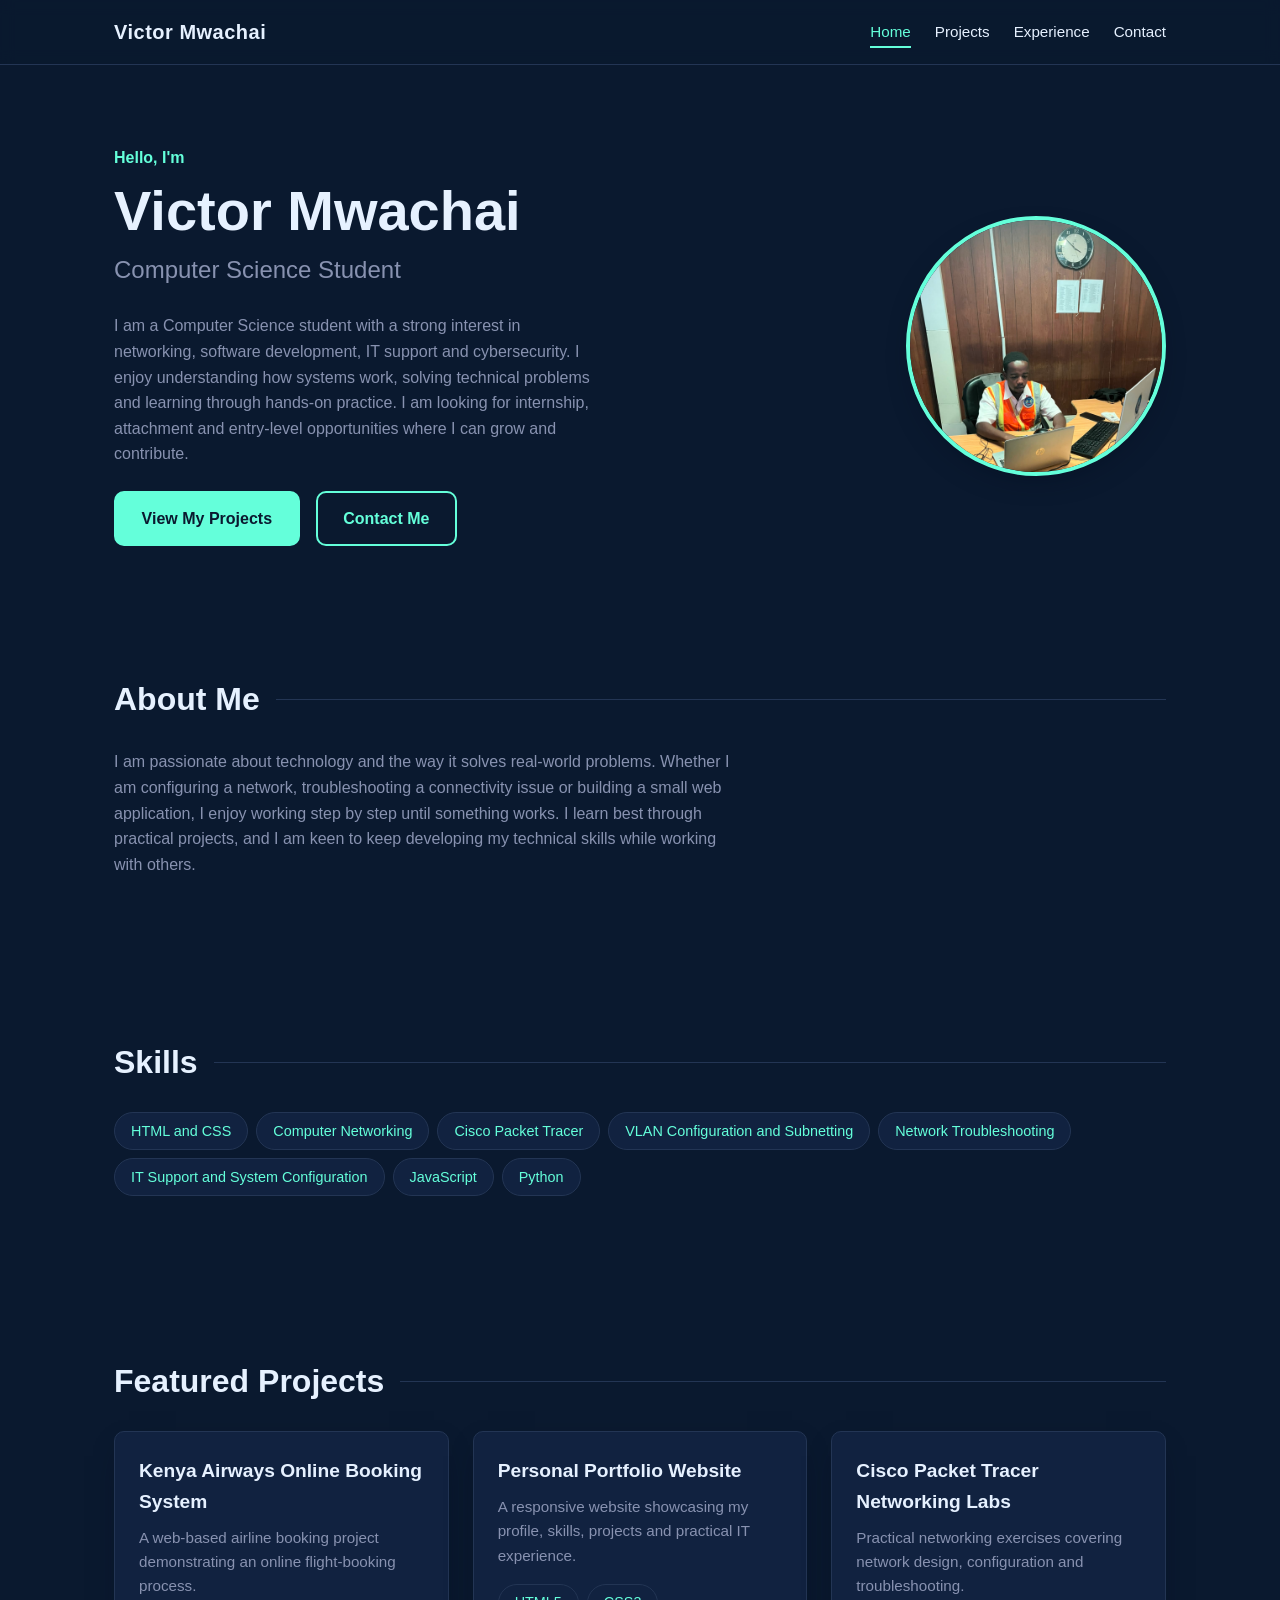
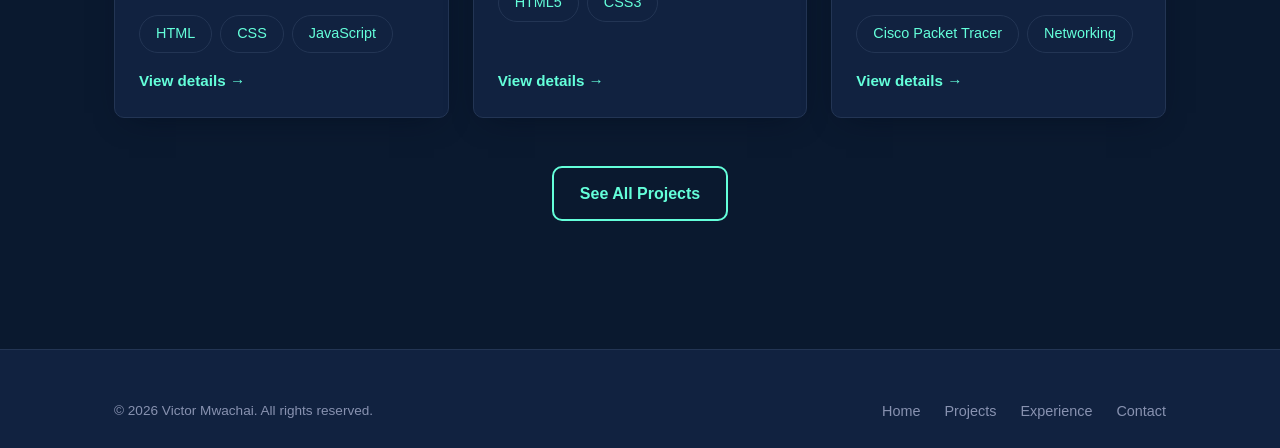
<file: index.html>
<!DOCTYPE html>
<html lang="en">
<head>
    <meta charset="UTF-8">
    <meta name="viewport" content="width=device-width, initial-scale=1.0">
    <meta name="description" content="Personal portfolio of Victor Mwachai, a Computer Science student interested in networking, software development, IT support and cybersecurity.">
    <title>Victor Mwachai | Home</title>
    <link rel="stylesheet" href="css/style.css">
</head>
<body>

    <a class="skip-link" href="#main-content">Skip to main content</a>

    <!-- ========== SITE HEADER AND NAVIGATION ========== -->
    <header class="site-header">
        <nav class="nav container" aria-label="Main navigation">
            <a class="brand" href="index.html">Victor Mwachai</a>
            <ul class="nav-links">
                <li><a href="index.html" aria-current="page">Home</a></li>
                <li><a href="projects.html">Projects</a></li>
                <li><a href="experience.html">Experience</a></li>
                <li><a href="contact.html">Contact</a></li>
            </ul>
        </nav>
    </header>

    <main id="main-content">

        <!-- ========== HERO ========== -->
        <section class="hero">
            <div class="container hero-inner">

                <div class="hero-content">
                    <p class="hero-greeting">Hello, I'm</p>
                    <h1>Victor Mwachai</h1>
                    <p class="hero-role">Computer Science Student</p>
                    <p class="hero-text">
                        I am a Computer Science student with a strong interest in
                        networking, software development, IT support and cybersecurity.
                        I enjoy understanding how systems work, solving technical
                        problems and learning through hands-on practice. I am looking
                        for internship, attachment and entry-level opportunities where
                        I can grow and contribute.
                    </p>
                    <div class="btn-group">
                        <a class="btn btn-primary" href="projects.html">View My Projects</a>
                        <a class="btn btn-outline" href="contact.html">Contact Me</a>
                    </div>
                </div>

                <div class="hero-image">
                    <img class="profile-img" src="images/1.jpeg" alt="Portrait of Victor Mwachai">
                </div>

            </div>
        </section>

        <!-- ========== ABOUT ========== -->
        <section class="section" id="about">
            <div class="container">
                <h2 class="section-title">About Me</h2>
                <p class="about-text">
                    I am passionate about technology and the way it solves real-world
                    problems. Whether I am configuring a network, troubleshooting a
                    connectivity issue or building a small web application, I enjoy
                    working step by step until something works. I learn best through
                    practical projects, and I am keen to keep developing my technical
                    skills while working with others.
                </p>
            </div>
        </section>

        <!-- ========== SKILLS PREVIEW ========== -->
        <section class="section" id="skills">
            <div class="container">
                <h2 class="section-title">Skills</h2>
                <ul class="tag-list">
                    <li class="tag">HTML and CSS</li>
                    <li class="tag">Computer Networking</li>
                    <li class="tag">Cisco Packet Tracer</li>
                    <li class="tag">VLAN Configuration and Subnetting</li>
                    <li class="tag">Network Troubleshooting</li>
                    <li class="tag">IT Support and System Configuration</li>
                    <li class="tag">JavaScript</li>
                    <li class="tag">Python</li>
                </ul>
            </div>
        </section>

        <!-- ========== FEATURED PROJECTS ========== -->
        <section class="section" id="featured">
            <div class="container">
                <h2 class="section-title">Featured Projects</h2>

                <div class="card-grid">

                    <article class="card">
                        <h3>Kenya Airways Online Booking System</h3>
                        <p>A web-based airline booking project demonstrating an online flight-booking process.</p>
                        <ul class="tag-list">
                            <li class="tag">HTML</li>
                            <li class="tag">CSS</li>
                            <li class="tag">JavaScript</li>
                        </ul>
                        <a class="card-link" href="projects.html">View details &rarr;</a>
                    </article>

                    <article class="card">
                        <h3>Personal Portfolio Website</h3>
                        <p>A responsive website showcasing my profile, skills, projects and practical IT experience.</p>
                        <ul class="tag-list">
                            <li class="tag">HTML5</li>
                            <li class="tag">CSS3</li>
                        </ul>
                        <a class="card-link" href="projects.html">View details &rarr;</a>
                    </article>

                    <article class="card">
                        <h3>Cisco Packet Tracer Networking Labs</h3>
                        <p>Practical networking exercises covering network design, configuration and troubleshooting.</p>
                        <ul class="tag-list">
                            <li class="tag">Cisco Packet Tracer</li>
                            <li class="tag">Networking</li>
                        </ul>
                        <a class="card-link" href="projects.html">View details &rarr;</a>
                    </article>

                </div>

                <div class="section-cta">
                    <a class="btn btn-outline" href="projects.html">See All Projects</a>
                </div>
            </div>
        </section>

    </main>

    <!-- ========== FOOTER ========== -->
    <footer class="site-footer">
        <div class="container footer-inner">
            <p class="footer-copy">&copy; 2026 Victor Mwachai. All rights reserved.</p>
            <ul class="footer-links">
                <li><a href="index.html">Home</a></li>
                <li><a href="projects.html">Projects</a></li>
                <li><a href="experience.html">Experience</a></li>
                <li><a href="contact.html">Contact</a></li>
            </ul>
        </div>
    </footer>

</body>
</html>
</file>
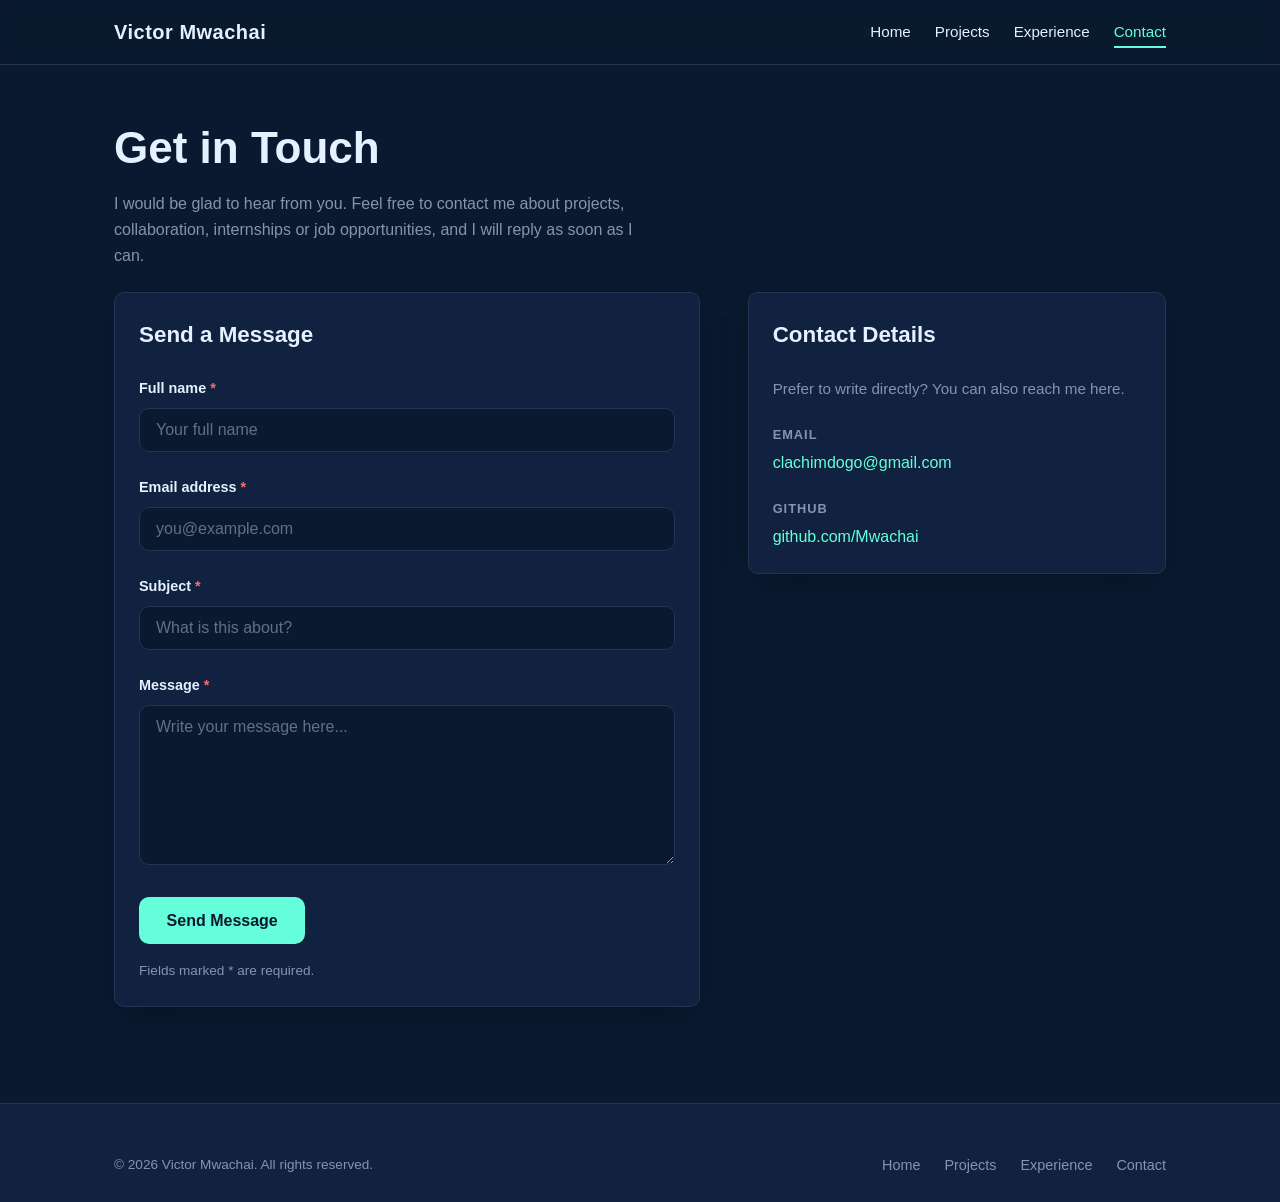
<file: contact.html>
<!DOCTYPE html>
<html lang="en">
<head>
    <meta charset="UTF-8">
    <meta name="viewport" content="width=device-width, initial-scale=1.0">
    <meta name="description" content="Contact Victor Mwachai about projects, collaboration, internships or job opportunities.">
    <title>Victor Mwachai | Contact</title>
    <link rel="stylesheet" href="css/style.css">
</head>
<body>

    <a class="skip-link" href="#main-content">Skip to main content</a>

    <!-- ========== SITE HEADER AND NAVIGATION ========== -->
    <header class="site-header">
        <nav class="nav container" aria-label="Main navigation">
            <a class="brand" href="index.html">Victor Mwachai</a>
            <ul class="nav-links">
                <li><a href="index.html">Home</a></li>
                <li><a href="projects.html">Projects</a></li>
                <li><a href="experience.html">Experience</a></li>
                <li><a href="contact.html" aria-current="page">Contact</a></li>
            </ul>
        </nav>
    </header>

    <main id="main-content">
        <div class="container">

            <!-- ========== INTRODUCTION ========== -->
            <div class="page-header">
                <h1>Get in Touch</h1>
                <p>
                    I would be glad to hear from you. Feel free to contact me about
                    projects, collaboration, internships or job opportunities, and I
                    will reply as soon as I can.
                </p>
            </div>

            <div class="contact-layout">

                <!-- ========== CONTACT FORM ========== -->
                <section class="contact-panel" aria-labelledby="form-heading">
                    <h2 id="form-heading">Send a Message</h2>

                    <!--
                        IMPORTANT: replace YOUR_FORM_ID with the ID from your Formspree dashboard.
                        Until you do, this form will NOT deliver messages.
                    -->
                    <form action="https://formspree.io/f/xljjarqq" method="POST">

                        <div class="form-group">
                            <label for="name">Full name <span class="required-mark" aria-hidden="true">*</span></label>
                            <input type="text" id="name" name="name"
                                   placeholder="Your full name"
                                   autocomplete="name" required>
                        </div>

                        <div class="form-group">
                            <label for="email">Email address <span class="required-mark" aria-hidden="true">*</span></label>
                            <input type="email" id="email" name="email"
                                   placeholder="you@example.com"
                                   autocomplete="email" required>
                        </div>

                        <div class="form-group">
                            <label for="subject">Subject <span class="required-mark" aria-hidden="true">*</span></label>
                            <input type="text" id="subject" name="subject"
                                   placeholder="What is this about?"
                                   required>
                        </div>

                        <div class="form-group">
                            <label for="message">Message <span class="required-mark" aria-hidden="true">*</span></label>
                            <textarea id="message" name="message"
                                      placeholder="Write your message here..."
                                      minlength="10" required></textarea>
                        </div>

                        <!-- Honeypot spam trap: real visitors never see or fill this in -->
                        <div class="hp-field" aria-hidden="true">
                            <label for="website">Leave this field empty</label>
                            <input type="text" id="website" name="_gotcha"
                                   tabindex="-1" autocomplete="off">
                        </div>

                        <button class="btn btn-primary" type="submit">Send Message</button>

                        <p class="form-hint">Fields marked * are required.</p>
                    </form>
                </section>

                <!-- ========== CONTACT DETAILS ========== -->
                <section class="contact-panel" aria-labelledby="details-heading">
                    <h2 id="details-heading">Contact Details</h2>

                    <p class="contact-intro-text">
                        Prefer to write directly? You can also reach me here.
                    </p>

                    <div class="contact-detail">
                        <p class="contact-label">Email</p>
                        <a href="mailto:clachimdogo@gmail.com">clachimdogo@gmail.com</a>
                    </div>

                    <div class="contact-detail">
                        <p class="contact-label">GitHub</p>
                        <a href="https://github.com/Mwachai" target="_blank" rel="noopener noreferrer">github.com/Mwachai</a>
                    </div>

                    
                </section>

            </div>
        </div>
    </main>

    <!-- ========== FOOTER ========== -->
    <footer class="site-footer">
        <div class="container footer-inner">
            <p class="footer-copy">&copy; 2026 Victor Mwachai. All rights reserved.</p>
            <ul class="footer-links">
                <li><a href="index.html">Home</a></li>
                <li><a href="projects.html">Projects</a></li>
                <li><a href="experience.html">Experience</a></li>
                <li><a href="contact.html">Contact</a></li>
            </ul>
        </div>
    </footer>

</body>
</html>
</file>
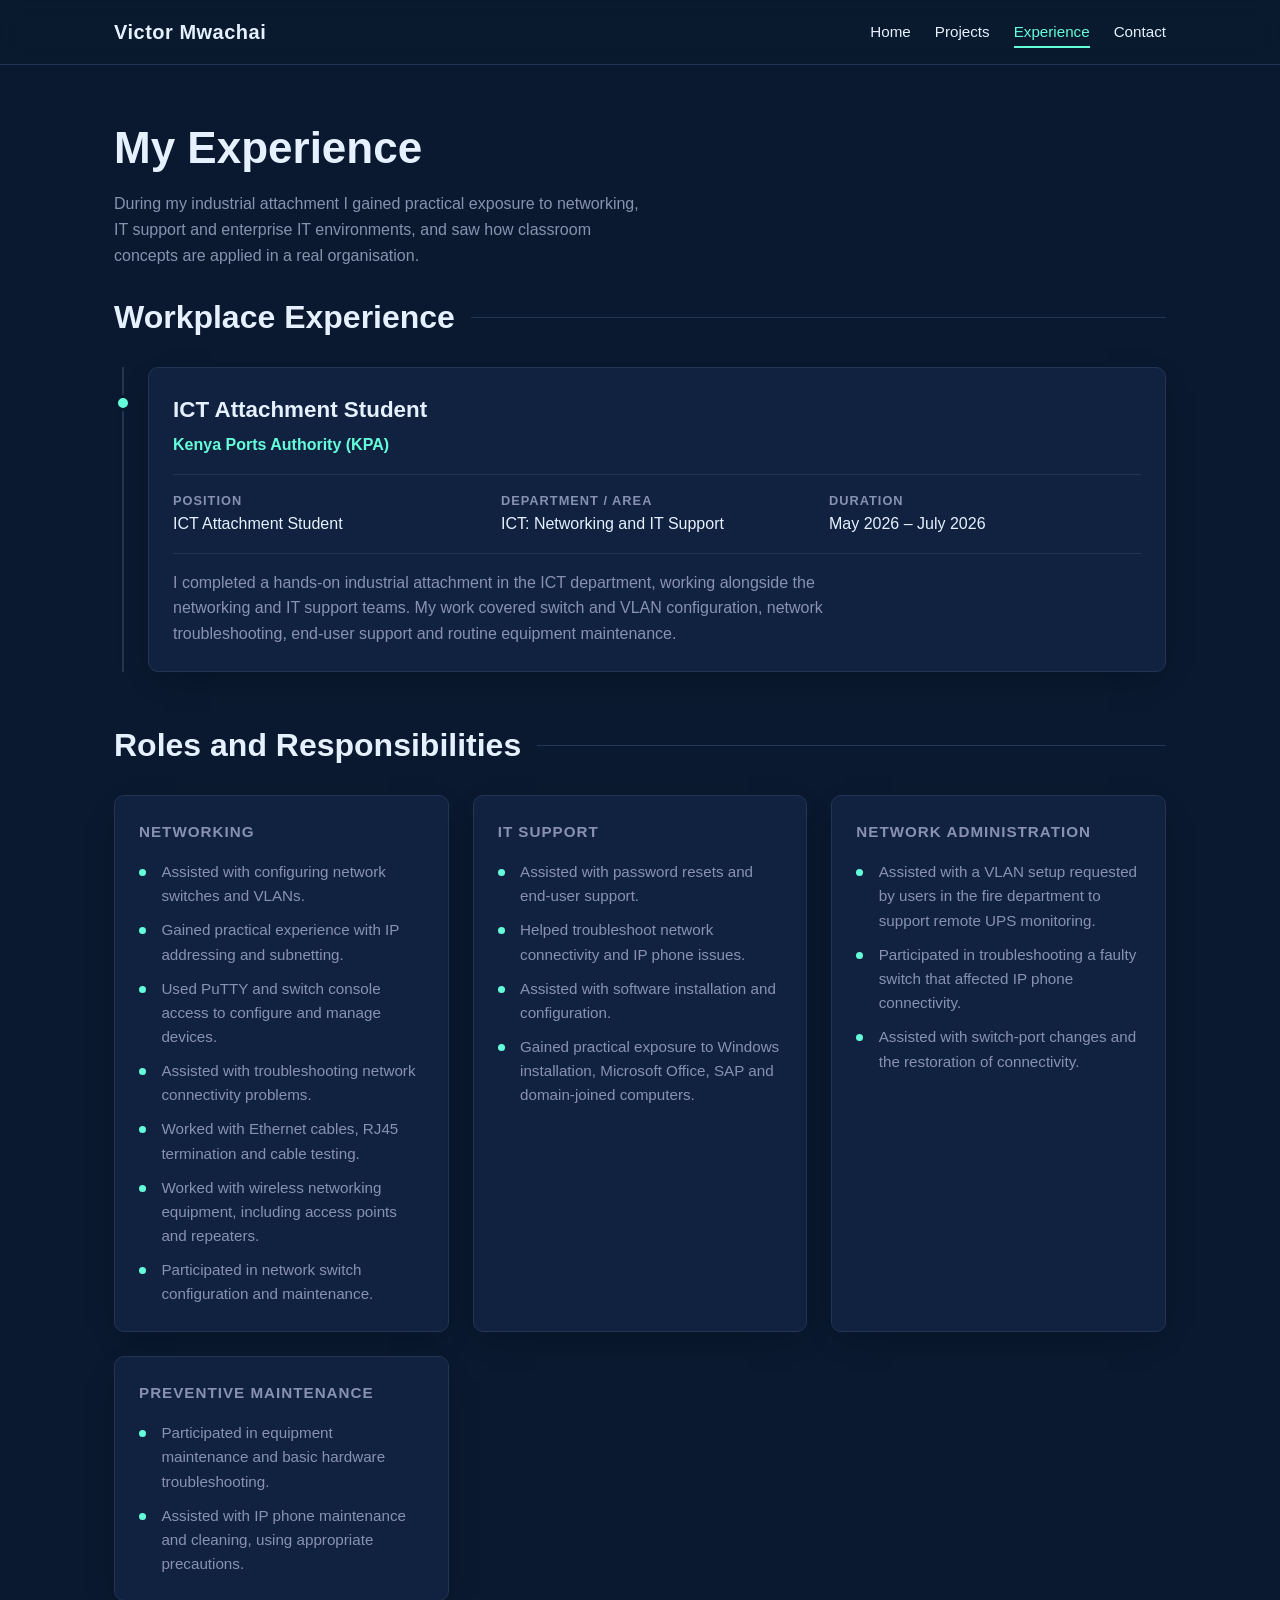
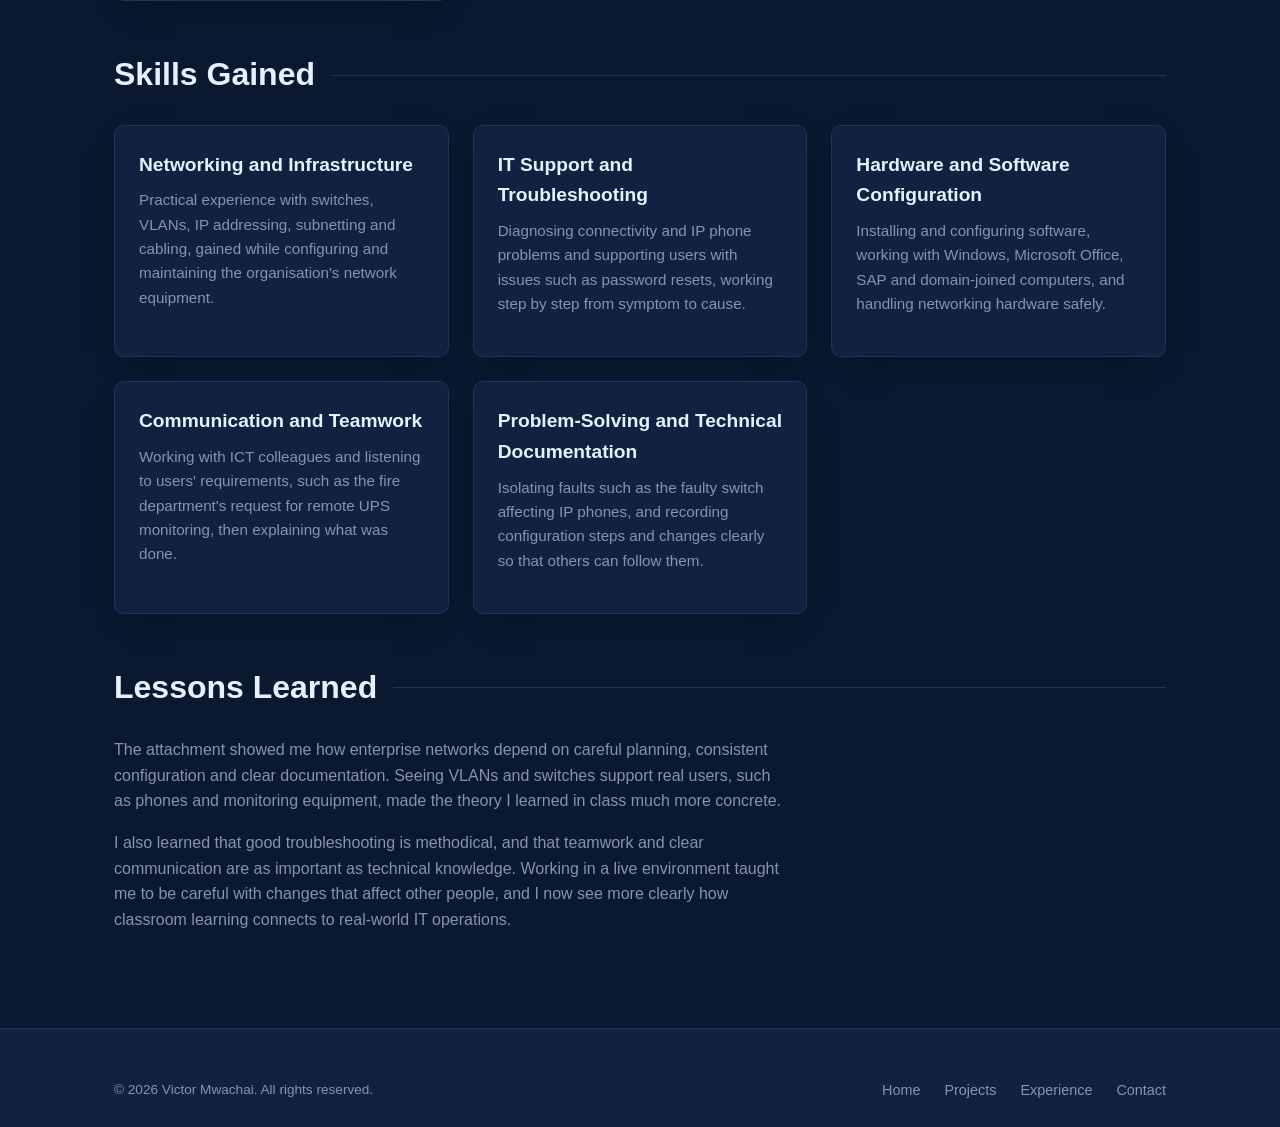
<file: experience.html>
<!DOCTYPE html>
<html lang="en">
<head>
    <meta charset="UTF-8">
    <meta name="viewport" content="width=device-width, initial-scale=1.0">
    <meta name="description" content="Industrial attachment experience of Victor Mwachai at Kenya Ports Authority: networking, IT support and network administration.">
    <title>Victor Mwachai | Experience</title>
    <link rel="stylesheet" href="css/style.css">
</head>
<body>

    <a class="skip-link" href="#main-content">Skip to main content</a>

    <!-- ========== SITE HEADER AND NAVIGATION ========== -->
    <header class="site-header">
        <nav class="nav container" aria-label="Main navigation">
            <a class="brand" href="index.html">Victor Mwachai</a>
            <ul class="nav-links">
                <li><a href="index.html">Home</a></li>
                <li><a href="projects.html">Projects</a></li>
                <li><a href="experience.html" aria-current="page">Experience</a></li>
                <li><a href="contact.html">Contact</a></li>
            </ul>
        </nav>
    </header>

    <main id="main-content">
        <div class="container">

            <!-- ========== INTRODUCTION ========== -->
            <div class="page-header">
                <h1>My Experience</h1>
                <p>
                    During my industrial attachment I gained practical exposure to
                    networking, IT support and enterprise IT environments, and saw how
                    classroom concepts are applied in a real organisation.
                </p>
            </div>

            <!-- ========== WORKPLACE EXPERIENCE (TIMELINE) ========== -->
            <section class="exp-section" aria-labelledby="workplace-heading">
                <h2 class="section-title" id="workplace-heading">Workplace Experience</h2>

                <div class="timeline">
                    <div class="timeline-item">
                        <article class="experience-card">
                            <h3>ICT Attachment Student</h3>
                            <p class="experience-org">Kenya Ports Authority (KPA)</p>

                            <dl class="experience-details">
                                <div>
                                    <dt>Position</dt>
                                    <dd>ICT Attachment Student</dd>
                                </div>
                                <div>
                                    <dt>Department / Area</dt>
                                    <dd>ICT: Networking and IT Support</dd>
                                </div>
                                <div>
                                    <dt>Duration</dt>
                                    <dd><time datetime="2026-05">May 2026</time> &ndash; <time datetime="2026-07">July 2026</time></dd>
                                </div>
                            </dl>

                            <p class="experience-summary">
                                I completed a hands-on industrial attachment in the ICT
                                department, working alongside the networking and IT support
                                teams. My work covered switch and VLAN configuration, network
                                troubleshooting, end-user support and routine equipment
                                maintenance.
                            </p>
                        </article>
                    </div>
                </div>
            </section>

            <!-- ========== ROLES AND RESPONSIBILITIES ========== -->
            <section class="exp-section" aria-labelledby="roles-heading">
                <h2 class="section-title" id="roles-heading">Roles and Responsibilities</h2>

                <div class="card-grid">

                    <article class="card">
                        <p class="card-kicker">Networking</p>
                        <ul class="check-list">
                            <li>Assisted with configuring network switches and VLANs.</li>
                            <li>Gained practical experience with IP addressing and subnetting.</li>
                            <li>Used PuTTY and switch console access to configure and manage devices.</li>
                            <li>Assisted with troubleshooting network connectivity problems.</li>
                            <li>Worked with Ethernet cables, RJ45 termination and cable testing.</li>
                            <li>Worked with wireless networking equipment, including access points and repeaters.</li>
                            <li>Participated in network switch configuration and maintenance.</li>
                        </ul>
                    </article>

                    <article class="card">
                        <p class="card-kicker">IT Support</p>
                        <ul class="check-list">
                            <li>Assisted with password resets and end-user support.</li>
                            <li>Helped troubleshoot network connectivity and IP phone issues.</li>
                            <li>Assisted with software installation and configuration.</li>
                            <li>Gained practical exposure to Windows installation, Microsoft Office, SAP and domain-joined computers.</li>
                        </ul>
                    </article>

                    <article class="card">
                        <p class="card-kicker">Network Administration</p>
                        <ul class="check-list">
                            <li>Assisted with a VLAN setup requested by users in the fire department to support remote UPS monitoring.</li>
                            <li>Participated in troubleshooting a faulty switch that affected IP phone connectivity.</li>
                            <li>Assisted with switch-port changes and the restoration of connectivity.</li>
                        </ul>
                    </article>

                    <article class="card">
                        <p class="card-kicker">Preventive Maintenance</p>
                        <ul class="check-list">
                            <li>Participated in equipment maintenance and basic hardware troubleshooting.</li>
                            <li>Assisted with IP phone maintenance and cleaning, using appropriate precautions.</li>
                        </ul>
                    </article>

                </div>
            </section>

            <!-- ========== SKILLS GAINED ========== -->
            <section class="exp-section" aria-labelledby="skills-heading">
                <h2 class="section-title" id="skills-heading">Skills Gained</h2>

                <div class="card-grid">

                    <article class="card">
                        <h3>Networking and Infrastructure</h3>
                        <p>
                            Practical experience with switches, VLANs, IP addressing,
                            subnetting and cabling, gained while configuring and
                            maintaining the organisation's network equipment.
                        </p>
                    </article>

                    <article class="card">
                        <h3>IT Support and Troubleshooting</h3>
                        <p>
                            Diagnosing connectivity and IP phone problems and supporting
                            users with issues such as password resets, working step by
                            step from symptom to cause.
                        </p>
                    </article>

                    <article class="card">
                        <h3>Hardware and Software Configuration</h3>
                        <p>
                            Installing and configuring software, working with Windows,
                            Microsoft Office, SAP and domain-joined computers, and
                            handling networking hardware safely.
                        </p>
                    </article>

                    <article class="card">
                        <h3>Communication and Teamwork</h3>
                        <p>
                            Working with ICT colleagues and listening to users'
                            requirements, such as the fire department's request for
                            remote UPS monitoring, then explaining what was done.
                        </p>
                    </article>

                    <article class="card">
                        <h3>Problem-Solving and Technical Documentation</h3>
                        <p>
                            Isolating faults such as the faulty switch affecting IP phones,
                            and recording configuration steps and changes clearly so that
                            others can follow them.
                        </p>
                    </article>

                </div>
            </section>

            <!-- ========== LESSONS LEARNED ========== -->
            <section class="exp-section" aria-labelledby="lessons-heading">
                <h2 class="section-title" id="lessons-heading">Lessons Learned</h2>

                <p class="lessons-text">
                    The attachment showed me how enterprise networks depend on careful
                    planning, consistent configuration and clear documentation. Seeing
                    VLANs and switches support real users, such as phones and monitoring
                    equipment, made the theory I learned in class much more concrete.
                </p>
                <p class="lessons-text">
                    I also learned that good troubleshooting is methodical, and that
                    teamwork and clear communication are as important as technical
                    knowledge. Working in a live environment taught me to be careful
                    with changes that affect other people, and I now see more clearly
                    how classroom learning connects to real-world IT operations.
                </p>
            </section>

        </div>
    </main>

    <!-- ========== FOOTER ========== -->
    <footer class="site-footer">
        <div class="container footer-inner">
            <p class="footer-copy">&copy; 2026 Victor Mwachai. All rights reserved.</p>
            <ul class="footer-links">
                <li><a href="index.html">Home</a></li>
                <li><a href="projects.html">Projects</a></li>
                <li><a href="experience.html">Experience</a></li>
                <li><a href="contact.html">Contact</a></li>
            </ul>
        </div>
    </footer>

</body>
</html>
</file>
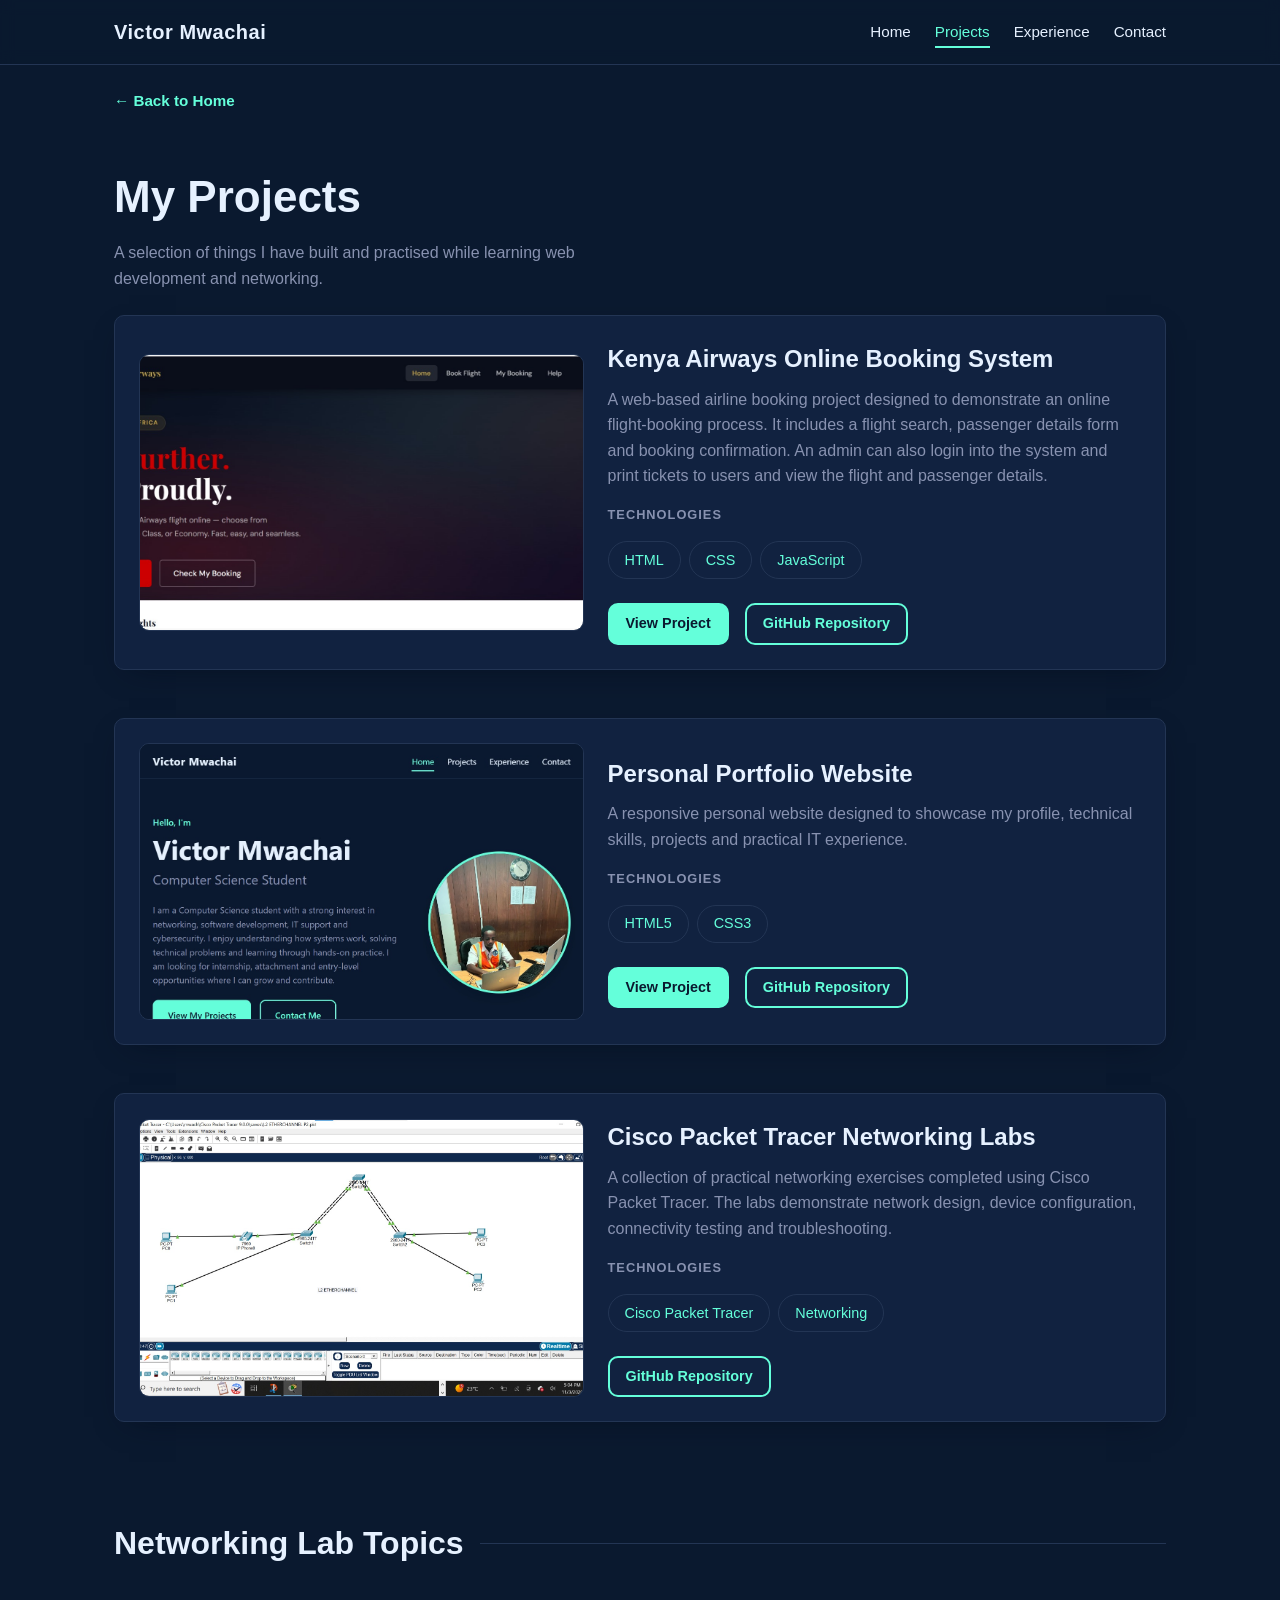
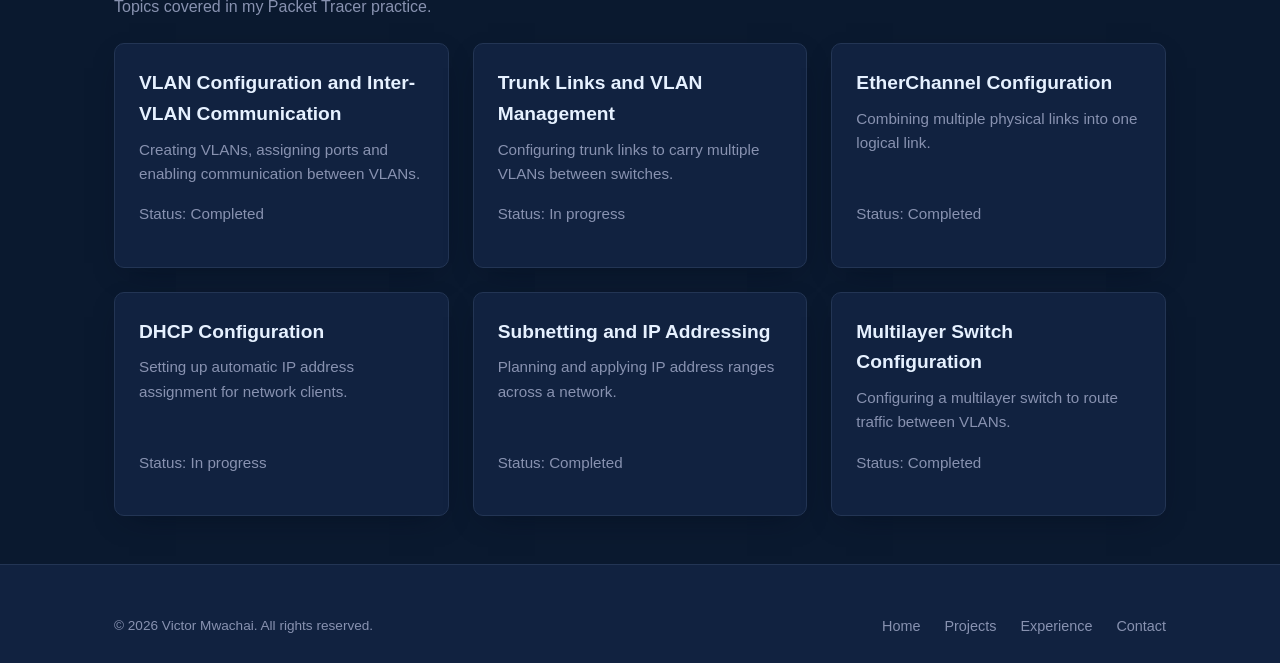
<file: projects.html>
<!DOCTYPE html>
<html lang="en">
<head>
    <meta charset="UTF-8">
    <meta name="viewport" content="width=device-width, initial-scale=1.0">
    <meta name="description" content="Projects by Victor Mwachai: an airline booking system, a portfolio website and Cisco Packet Tracer networking labs.">
    <title>Victor Mwachai | Projects</title>
    <link rel="stylesheet" href="css/style.css">
</head>
<body>

    <a class="skip-link" href="#main-content">Skip to main content</a>

    <!-- ========== SITE HEADER AND NAVIGATION ========== -->
    <header class="site-header">
        <nav class="nav container" aria-label="Main navigation">
            <a class="brand" href="index.html">Victor Mwachai</a>
            <ul class="nav-links">
                <li><a href="index.html">Home</a></li>
                <li><a href="projects.html" aria-current="page">Projects</a></li>
                <li><a href="experience.html">Experience</a></li>
                <li><a href="contact.html">Contact</a></li>
            </ul>
        </nav>
    </header>

    <main id="main-content">
        <div class="container">

            <a class="back-link" href="index.html">&larr; Back to Home</a>

            <div class="page-header">
                <h1>My Projects</h1>
                <p>A selection of things I have built and practised while learning web development and networking.</p>
            </div>

            <div class="project-list">

                <!-- ========== PROJECT 1: KENYA AIRWAYS ========== -->
                <article class="project">
                    <img class="project-image"
                         src="images/kenya-airways-project.jpg"
                         alt="Screenshot of the Kenya Airways Online Booking System">
                    <div class="project-body">
                        <h2>Kenya Airways Online Booking System</h2>
                        <p>
                            A web-based airline booking project designed to demonstrate
                            an online flight-booking process. It includes a flight search, passenger details form and booking confirmation. An admin can also login into the system and print tickets to users and view the flight and passenger details.
                        </p>
                        <p class="project-label">Technologies</p>
                        <ul class="tag-list">
                            <li class="tag">HTML</li>
                            <li class="tag">CSS</li>
                            <li class="tag">JavaScript</li>
                        </ul>
                        <div class="btn-group">
                            <!-- Replace # with your real URL, or delete the button if you have none -->
                            <a class="btn btn-primary btn-sm" href="#">View Project</a>
                            <a class="btn btn-outline btn-sm" href="https://github.com/Mwachai/Kenya-Airways">GitHub Repository</a>
                        </div>
                    </div>
                </article>

                <!-- ========== PROJECT 2: PORTFOLIO WEBSITE ========== -->
                <article class="project">
                    <img class="project-image"
                         src="images/portfolio-project.jpg"
                         alt="Screenshot of this personal portfolio website">
                    <div class="project-body">
                        <h2>Personal Portfolio Website</h2>
                        <p>
                            A responsive personal website designed to showcase my profile,
                            technical skills, projects and practical IT experience.
                        </p>
                        <p class="project-label">Technologies</p>
                        <ul class="tag-list">
                            <li class="tag">HTML5</li>
                            <li class="tag">CSS3</li>
                        </ul>
                        <div class="btn-group">
                            <!-- Replace # after you deploy the site in Stage 9 -->
                            <a class="btn btn-primary btn-sm" href="#">View Project</a>
                            <a class="btn btn-outline btn-sm" href="#">GitHub Repository</a>
                        </div>
                    </div>
                </article>

                <!-- ========== PROJECT 3: PACKET TRACER LABS ========== -->
                <article class="project">
                    <img class="project-image"
                         src="images/packet-tracer-lab.jpg"
                         alt="Screenshot of a Cisco Packet Tracer network topology">
                    <div class="project-body">
                        <h2>Cisco Packet Tracer Networking Labs</h2>
                        <p>
                            A collection of practical networking exercises completed using
                            Cisco Packet Tracer. The labs demonstrate network design, device
                            configuration, connectivity testing and troubleshooting.
                        </p>
                        <p class="project-label">Technologies</p>
                        <ul class="tag-list">
                            <li class="tag">Cisco Packet Tracer</li>
                            <li class="tag">Networking</li>
                        </ul>
                        <div class="btn-group">
                            <!-- Replace # with a link to your lab files if you upload them -->
                            <a class="btn btn-outline btn-sm" href="https://github.com/Mwachai/Networking-">GitHub Repository</a>
                        </div>
                    </div>
                </article>

            </div>

            <!-- ========== LAB CARDS ========== -->
            <section class="labs" aria-labelledby="labs-heading">
                <h2 class="section-title" id="labs-heading">Networking Lab Topics</h2>
                <p class="labs-intro">
                    Topics covered in my Packet Tracer practice.
                </p>

                <div class="card-grid">

                    <article class="card lab-card">
                        <h3>VLAN Configuration and Inter-VLAN Communication</h3>
                        <p>Creating VLANs, assigning ports and enabling communication between VLANs.</p>
                        <p class="lab-status">Status: Completed</p>
                    </article>

                    <article class="card lab-card">
                        <h3>Trunk Links and VLAN Management</h3>
                        <p>Configuring trunk links to carry multiple VLANs between switches.</p>
                        <p class="lab-status">Status:   In progress</p>
                    </article>

                    <article class="card lab-card">
                        <h3>EtherChannel Configuration</h3>
                        <p>Combining multiple physical links into one logical link.</p>
                        <p class="lab-status">Status: Completed</p>
                    </article>

                    <article class="card lab-card">
                        <h3>DHCP Configuration</h3>
                        <p>Setting up automatic IP address assignment for network clients.</p>
                        <p class="lab-status">Status:   In progress</p>
                    </article>

                    <article class="card lab-card">
                        <h3>Subnetting and IP Addressing</h3>
                        <p>Planning and applying IP address ranges across a network.</p>
                        <p class="lab-status">Status: Completed</p>
                    </article>

                    <article class="card lab-card">
                        <h3>Multilayer Switch Configuration</h3>
                        <p>Configuring a multilayer switch to route traffic between VLANs.</p>
                        <p class="lab-status">Status: Completed </p>
                    </article>

                </div>
            </section>

        </div>
    </main>

    <!-- ========== FOOTER ========== -->
    <footer class="site-footer">
        <div class="container footer-inner">
            <p class="footer-copy">&copy; 2026 Victor Mwachai. All rights reserved.</p>
            <ul class="footer-links">
                <li><a href="index.html">Home</a></li>
                <li><a href="projects.html">Projects</a></li>
                <li><a href="experience.html">Experience</a></li>
                <li><a href="contact.html">Contact</a></li>
            </ul>
        </div>
    </footer>

</body>
</html>
</file>
<file: css/style.css>
/* =========================================================
   PORTFOLIO STYLESHEET
   Shared by ALL pages.
   Sections:
   1.  Design tokens (CSS variables)
   2.  Reset and base styles
   3.  Layout helpers
   4.  Navigation bar
   5.  Footer
   6.  Buttons
   7.  Hero (Home page)
   8.  Section headings and About (Home page)
   9.  Skill tags (reusable)
   10. Cards (reusable)
   11. Projects page
   12. Experience page
   13. Contact page
   14. Responsive rules
   ========================================================= */


/* =========================================================
   1. DESIGN TOKENS (all pages)
   ========================================================= */
:root {
    /* Colours */
    --color-bg: #0a192f;
    --color-surface: #112240;
    --color-border: #233554;
    --color-text: #e6f1ff;
    --color-text-muted: #8892b0;
    --color-accent: #64ffda;
    --color-error: #ff6b6b;
    --color-success: #64ffda;

    /* Typography */
    --font-main: -apple-system, BlinkMacSystemFont, "Segoe UI", Roboto,
                 Helvetica, Arial, sans-serif;

    /* Spacing scale */
    --space-xs: 0.5rem;
    --space-sm: 1rem;
    --space-md: 1.5rem;
    --space-lg: 3rem;
    --space-xl: 5rem;

    /* Shape and effects */
    --radius: 10px;
    --shadow: 0 10px 30px -15px rgba(2, 12, 27, 0.7);
    --transition: 0.25s ease;

    /* Layout */
    --container-width: 1100px;
}


/* =========================================================
   2. RESET AND BASE STYLES (all pages)
   ========================================================= */
*,
*::before,
*::after {
    box-sizing: border-box;
}

body,
h1, h2, h3, p, ul, dl, dd {
    margin: 0;
    padding: 0;
}

html {
    scroll-behavior: smooth;
}

body {
    font-family: var(--font-main);
    background-color: var(--color-bg);
    color: var(--color-text);
    line-height: 1.6;
    min-height: 100vh;
    display: flex;
    flex-direction: column;
}

main {
    flex: 1;
}

img {
    max-width: 100%;
    display: block;
}

ul {
    list-style: none;
}

a {
    color: var(--color-accent);
    text-decoration: none;
    transition: color var(--transition);
}

a:focus-visible,
button:focus-visible {
    outline: 2px solid var(--color-accent);
    outline-offset: 4px;
    border-radius: 4px;
}

.skip-link {
    position: absolute;
    left: -9999px;
    top: 0;
    background: var(--color-accent);
    color: var(--color-bg);
    padding: var(--space-xs) var(--space-sm);
    z-index: 200;
}

.skip-link:focus {
    left: var(--space-sm);
}


/* =========================================================
   3. LAYOUT HELPERS (all pages)
   ========================================================= */
.container {
    width: 100%;
    max-width: var(--container-width);
    margin: 0 auto;
    padding: 0 var(--space-md);
}

.section {
    padding: var(--space-xl) 0;
}

.page-header {
    padding: var(--space-lg) 0 var(--space-md);
}

.page-header h1 {
    font-size: clamp(2rem, 5vw, 2.75rem);
    margin-bottom: var(--space-xs);
}

.page-header p {
    color: var(--color-text-muted);
    max-width: 60ch;
}


/* =========================================================
   4. NAVIGATION BAR (all pages)
   ========================================================= */
.site-header {
    position: sticky;
    top: 0;
    z-index: 100;
    background-color: rgba(10, 25, 47, 0.92);
    backdrop-filter: blur(8px);
    border-bottom: 1px solid var(--color-border);
}

.nav {
    display: flex;
    justify-content: space-between;
    align-items: center;
    padding-top: var(--space-sm);
    padding-bottom: var(--space-sm);
}

.brand {
    color: var(--color-text);
    font-size: 1.25rem;
    font-weight: 700;
    letter-spacing: 0.5px;
}

.brand:hover {
    color: var(--color-accent);
}

.nav-links {
    display: flex;
    gap: var(--space-md);
}

.nav-links a {
    position: relative;
    color: var(--color-text);
    font-size: 0.95rem;
    padding: var(--space-xs) 0;
}

.nav-links a::after {
    content: "";
    position: absolute;
    left: 0;
    bottom: 0;
    width: 0;
    height: 2px;
    background-color: var(--color-accent);
    transition: width var(--transition);
}

.nav-links a:hover {
    color: var(--color-accent);
}

.nav-links a:hover::after {
    width: 100%;
}

.nav-links a[aria-current="page"] {
    color: var(--color-accent);
}

.nav-links a[aria-current="page"]::after {
    width: 100%;
}


/* =========================================================
   5. FOOTER (all pages)
   ========================================================= */
.site-footer {
    background-color: var(--color-surface);
    border-top: 1px solid var(--color-border);
    padding: var(--space-lg) 0 var(--space-md);
    margin-top: var(--space-lg);
}

.footer-inner {
    display: flex;
    justify-content: space-between;
    align-items: center;
    flex-wrap: wrap;
    gap: var(--space-md);
}

.footer-links {
    display: flex;
    gap: var(--space-md);
    flex-wrap: wrap;
}

.footer-links a {
    color: var(--color-text-muted);
    font-size: 0.9rem;
}

.footer-links a:hover {
    color: var(--color-accent);
}

.footer-copy {
    color: var(--color-text-muted);
    font-size: 0.85rem;
}


/* =========================================================
   6. BUTTONS (all pages)
   ========================================================= */
.btn {
    display: inline-block;
    padding: 0.8rem 1.6rem;
    border-radius: var(--radius);
    border: 2px solid var(--color-accent);
    font-size: 1rem;
    font-weight: 600;
    font-family: inherit;
    cursor: pointer;
    transition: transform var(--transition),
                background-color var(--transition),
                color var(--transition);
}

.btn:hover {
    transform: translateY(-3px);
}

.btn-primary {
    background-color: var(--color-accent);
    color: var(--color-bg);
}

.btn-primary:hover {
    background-color: transparent;
    color: var(--color-accent);
}

.btn-outline {
    background-color: transparent;
    color: var(--color-accent);
}

.btn-outline:hover {
    background-color: rgba(100, 255, 218, 0.1);
}

.btn-sm {
    padding: 0.45rem 1rem;
    font-size: 0.9rem;
}

.btn-group {
    display: flex;
    flex-wrap: wrap;
    gap: var(--space-sm);
}


/* =========================================================
   7. HERO (Home page only)
   ========================================================= */
.hero {
    padding: var(--space-xl) 0 var(--space-lg);
}

.hero-inner {
    display: grid;
    grid-template-columns: 1fr auto;
    align-items: center;
    gap: var(--space-lg);
}

.hero-greeting {
    color: var(--color-accent);
    font-size: 1rem;
    font-weight: 600;
    margin-bottom: var(--space-xs);
}

.hero h1 {
    font-size: clamp(2.2rem, 6vw, 3.5rem);
    line-height: 1.15;
    margin-bottom: var(--space-xs);
}

.hero-role {
    font-size: clamp(1.1rem, 3vw, 1.5rem);
    color: var(--color-text-muted);
    margin-bottom: var(--space-md);
}

.hero-text {
    color: var(--color-text-muted);
    max-width: 55ch;
    margin-bottom: var(--space-md);
}

.profile-img {
    width: 260px;
    height: 260px;
    object-fit: cover;
    object-position: center top;
    border-radius: 50%;
    border: 4px solid var(--color-accent);
    box-shadow: var(--shadow);
}


/* =========================================================
   8. SECTION HEADINGS AND ABOUT (reusable)
   ========================================================= */
.section-title {
    font-size: clamp(1.5rem, 4vw, 2rem);
    margin-bottom: var(--space-md);
    display: flex;
    align-items: center;
    gap: var(--space-sm);
}

.section-title::after {
    content: "";
    flex: 1;
    height: 1px;
    background-color: var(--color-border);
}

.about-text {
    color: var(--color-text-muted);
    max-width: 70ch;
}


/* =========================================================
   9. SKILL TAGS (reusable)
   ========================================================= */
.tag-list {
    display: flex;
    flex-wrap: wrap;
    gap: var(--space-xs);
}

.tag {
    background-color: var(--color-surface);
    border: 1px solid var(--color-border);
    color: var(--color-accent);
    font-size: 0.9rem;
    padding: 0.4rem 1rem;
    border-radius: 999px;
    transition: border-color var(--transition), transform var(--transition);
}

.tag:hover {
    border-color: var(--color-accent);
    transform: translateY(-2px);
}


/* =========================================================
   10. CARDS (reusable)
   ========================================================= */
.card-grid {
    display: grid;
    grid-template-columns: repeat(auto-fit, minmax(260px, 1fr));
    gap: var(--space-md);
}

.card {
    background-color: var(--color-surface);
    border: 1px solid var(--color-border);
    border-radius: var(--radius);
    box-shadow: var(--shadow);
    padding: var(--space-md);
    display: flex;
    flex-direction: column;
    transition: transform var(--transition), border-color var(--transition);
}

.card:hover {
    transform: translateY(-6px);
    border-color: var(--color-accent);
}

.card h3 {
    font-size: 1.2rem;
    margin-bottom: var(--space-xs);
}

.card p {
    color: var(--color-text-muted);
    font-size: 0.95rem;
    margin-bottom: var(--space-sm);
}

.card .tag-list {
    margin-bottom: var(--space-sm);
}

.card-link {
    margin-top: auto;
    font-weight: 600;
    font-size: 0.95rem;
}

.card-link:hover {
    text-decoration: underline;
}

.section-cta {
    margin-top: var(--space-lg);
    text-align: center;
}


/* =========================================================
   11. PROJECTS PAGE (Projects page only)
   ========================================================= */
.back-link {
    display: inline-block;
    margin-top: var(--space-md);
    font-size: 0.95rem;
    font-weight: 600;
}

.back-link:hover {
    text-decoration: underline;
}

.project-list {
    display: flex;
    flex-direction: column;
    gap: var(--space-lg);
    padding-bottom: var(--space-lg);
}

.project {
    display: grid;
    grid-template-columns: 1fr 1.2fr;
    gap: var(--space-md);
    align-items: center;
    background-color: var(--color-surface);
    border: 1px solid var(--color-border);
    border-radius: var(--radius);
    box-shadow: var(--shadow);
    padding: var(--space-md);
    transition: transform var(--transition), border-color var(--transition);
}

.project:hover {
    transform: translateY(-6px);
    border-color: var(--color-accent);
}

.project-image {
    width: 100%;
    aspect-ratio: 16 / 10;
    object-fit: cover;
    object-position: top;
    border-radius: var(--radius);
    border: 1px solid var(--color-border);
    background-color: var(--color-bg);
    color: var(--color-text-muted);
    font-size: 0.85rem;
}

.project-body h2 {
    font-size: 1.5rem;
    margin-bottom: var(--space-xs);
}

.project-body > p {
    color: var(--color-text-muted);
    margin-bottom: var(--space-sm);
}

.project-label {
    font-size: 0.8rem;
    font-weight: 600;
    text-transform: uppercase;
    letter-spacing: 1px;
    color: var(--color-text-muted);
    margin-bottom: var(--space-xs);
}

.project-body .tag-list {
    margin-bottom: var(--space-md);
}

.labs {
    margin-top: var(--space-lg);
}

.labs-intro {
    color: var(--color-text-muted);
    max-width: 70ch;
    margin-bottom: var(--space-md);
}

.lab-card h3 {
    color: var(--color-text);
}

.lab-status {
    margin-top: auto;
    font-size: 0.85rem;
    color: var(--color-accent);
}


/* =========================================================
   12. EXPERIENCE PAGE (Experience page only)
   ========================================================= */
.exp-section {
    padding-bottom: var(--space-lg);
}

.timeline {
    border-left: 2px solid var(--color-border);
    margin-left: 0.5rem;
    padding-left: var(--space-md);
}

.timeline-item {
    position: relative;
}

.timeline-item::before {
    content: "";
    position: absolute;
    left: calc(-1 * var(--space-md) - 9px);
    top: 1.75rem;
    width: 16px;
    height: 16px;
    background-color: var(--color-accent);
    border: 3px solid var(--color-bg);
    border-radius: 50%;
}

.experience-card {
    background-color: var(--color-surface);
    border: 1px solid var(--color-border);
    border-radius: var(--radius);
    box-shadow: var(--shadow);
    padding: var(--space-md);
    transition: border-color var(--transition);
}

.experience-card:hover {
    border-color: var(--color-accent);
}

.experience-card h3 {
    font-size: 1.4rem;
    margin-bottom: 0.25rem;
}

.experience-org {
    color: var(--color-accent);
    font-weight: 600;
    margin-bottom: var(--space-sm);
}

.experience-details {
    display: grid;
    grid-template-columns: repeat(auto-fit, minmax(200px, 1fr));
    gap: var(--space-sm);
    margin-bottom: var(--space-sm);
    padding: var(--space-sm) 0;
    border-top: 1px solid var(--color-border);
    border-bottom: 1px solid var(--color-border);
}

.experience-details dt {
    font-size: 0.8rem;
    font-weight: 600;
    text-transform: uppercase;
    letter-spacing: 1px;
    color: var(--color-text-muted);
}

.experience-details dd {
    color: var(--color-text);
}

.experience-summary {
    color: var(--color-text-muted);
    max-width: 75ch;
}

.check-list {
    display: flex;
    flex-direction: column;
    gap: 0.6rem;
}

.check-list li {
    position: relative;
    padding-left: 1.4rem;
    color: var(--color-text-muted);
    font-size: 0.95rem;
}

.check-list li::before {
    content: "";
    position: absolute;
    left: 0;
    top: 0.6em;
    width: 7px;
    height: 7px;
    background-color: var(--color-accent);
    border-radius: 50%;
}

.card-kicker {
    font-size: 0.8rem;
    font-weight: 600;
    text-transform: uppercase;
    letter-spacing: 1px;
    color: var(--color-accent);
    margin-bottom: var(--space-xs);
}

.lessons-text {
    color: var(--color-text-muted);
    max-width: 75ch;
}

.lessons-text + .lessons-text {
    margin-top: var(--space-sm);
}


/* =========================================================
   13. CONTACT PAGE (Contact page only)
   ========================================================= */
.contact-layout {
    display: grid;
    grid-template-columns: 1.4fr 1fr;
    gap: var(--space-lg);
    align-items: start;
    padding-bottom: var(--space-lg);
}

.contact-panel {
    background-color: var(--color-surface);
    border: 1px solid var(--color-border);
    border-radius: var(--radius);
    box-shadow: var(--shadow);
    padding: var(--space-md);
}

.contact-panel h2 {
    font-size: 1.4rem;
    margin-bottom: var(--space-md);
}

.form-group {
    margin-bottom: var(--space-md);
}

.form-group label {
    display: block;
    font-size: 0.9rem;
    font-weight: 600;
    margin-bottom: var(--space-xs);
}

.required-mark {
    color: var(--color-error);
}

.form-group input,
.form-group textarea {
    width: 100%;
    padding: 0.75rem 1rem;
    font-family: inherit;
    font-size: 1rem;
    color: var(--color-text);
    background-color: var(--color-bg);
    border: 1px solid var(--color-border);
    border-radius: var(--radius);
    transition: border-color var(--transition), box-shadow var(--transition);
}

.form-group textarea {
    min-height: 160px;
    resize: vertical;
}

.form-group input::placeholder,
.form-group textarea::placeholder {
    color: var(--color-text-muted);
    opacity: 0.7;
}

.form-group input:focus,
.form-group textarea:focus {
    outline: none;
    border-color: var(--color-accent);
    box-shadow: 0 0 0 3px rgba(100, 255, 218, 0.15);
}

.form-group input:not(:placeholder-shown):invalid,
.form-group textarea:not(:placeholder-shown):invalid {
    border-color: var(--color-error);
}

.form-group input:not(:placeholder-shown):valid,
.form-group textarea:not(:placeholder-shown):valid {
    border-color: var(--color-success);
}

.form-hint {
    font-size: 0.85rem;
    color: var(--color-text-muted);
    margin-top: var(--space-sm);
}

.hp-field {
    position: absolute;
    left: -9999px;
    width: 1px;
    height: 1px;
    overflow: hidden;
}

.contact-detail {
    margin-bottom: var(--space-md);
}

.contact-detail:last-child {
    margin-bottom: 0;
}

.contact-label {
    font-size: 0.8rem;
    font-weight: 600;
    text-transform: uppercase;
    letter-spacing: 1px;
    color: var(--color-text-muted);
    margin-bottom: 0.25rem;
}

.contact-detail a {
    word-break: break-word;
}

.contact-detail a:hover {
    text-decoration: underline;
}

.contact-intro-text {
    color: var(--color-text-muted);
    margin-bottom: var(--space-md);
    font-size: 0.95rem;
}


/* =========================================================
   14. RESPONSIVE RULES (all pages)
   Order matters: widest breakpoint first, narrowest last.
   Later rules override earlier ones, so each smaller screen
   inherits the adjustments of the larger ones above it.
   ========================================================= */

/* ---------- Small laptops and large tablets (up to 1000px) ---------- */
@media (max-width: 1000px) {
    .hero-inner {
        gap: var(--space-md);
    }

    .profile-img {
        width: 220px;
        height: 220px;
    }
}

/* ---------- Tablets (up to 800px) ---------- */
@media (max-width: 800px) {
    /* Hero: stack, photo on top */
    .hero-inner {
        grid-template-columns: 1fr;
        text-align: center;
        justify-items: center;
    }

    .hero-image {
        order: -1;
    }

    .hero-text {
        margin-left: auto;
        margin-right: auto;
    }

    .btn-group {
        justify-content: center;
    }

    /* Projects: stack image above text */
    .project {
        grid-template-columns: 1fr;
    }

    /* Contact: stack form above details */
    .contact-layout {
        grid-template-columns: 1fr;
        gap: var(--space-md);
    }
}

/* ---------- Phones (up to 600px) ---------- */
@media (max-width: 600px) {
    /* Header: let it scroll away so it doesn't eat screen space */
    .site-header {
        position: static;
    }

    .nav {
        flex-direction: column;
        gap: var(--space-xs);
    }

    .nav-links {
        gap: var(--space-sm);
        flex-wrap: wrap;
        justify-content: center;
    }

    /* Bigger tap targets (aim for roughly 44px tall) */
    .nav-links a {
        padding: 0.7rem 0.4rem;
    }

    .footer-links a {
        display: inline-block;
        padding: 0.5rem 0.25rem;
    }

    .section {
        padding: var(--space-lg) 0;
    }

    .hero {
        padding-top: var(--space-lg);
    }

    /* Hero buttons: full width, stacked */
    .hero .btn {
        width: 100%;
        max-width: 320px;
        text-align: center;
    }

    .footer-inner {
        flex-direction: column;
        text-align: center;
    }

    .footer-links {
        justify-content: center;
    }

    /* Experience: less indent so text has room */
    .timeline {
        padding-left: var(--space-sm);
        margin-left: 0.25rem;
    }

    .timeline-item::before {
        left: calc(-1 * var(--space-sm) - 9px);
    }

    /* Contact: full-width submit button, tighter panel padding */
    .contact-panel {
        padding: var(--space-sm);
    }

    .contact-panel .btn {
        width: 100%;
    }
}

/* ---------- Small phones (up to 400px) ---------- */
@media (max-width: 400px) {
    .container {
        padding: 0 var(--space-sm);
    }

    .brand {
        font-size: 1.1rem;
    }

    .profile-img {
        width: 170px;
        height: 170px;
    }

    /* minmax(260px, ...) can overflow on very narrow screens, so force one column */
    .card-grid {
        grid-template-columns: 1fr;
    }

    .project,
    .card,
    .experience-card {
        padding: var(--space-sm);
    }
}

/* ---------- Accessibility: respect "reduce motion" settings ---------- */
@media (prefers-reduced-motion: reduce) {
    *,
    *::before,
    *::after {
        transition-duration: 0.01ms !important;
        animation-duration: 0.01ms !important;
        scroll-behavior: auto !important;
    }
}
</file>
